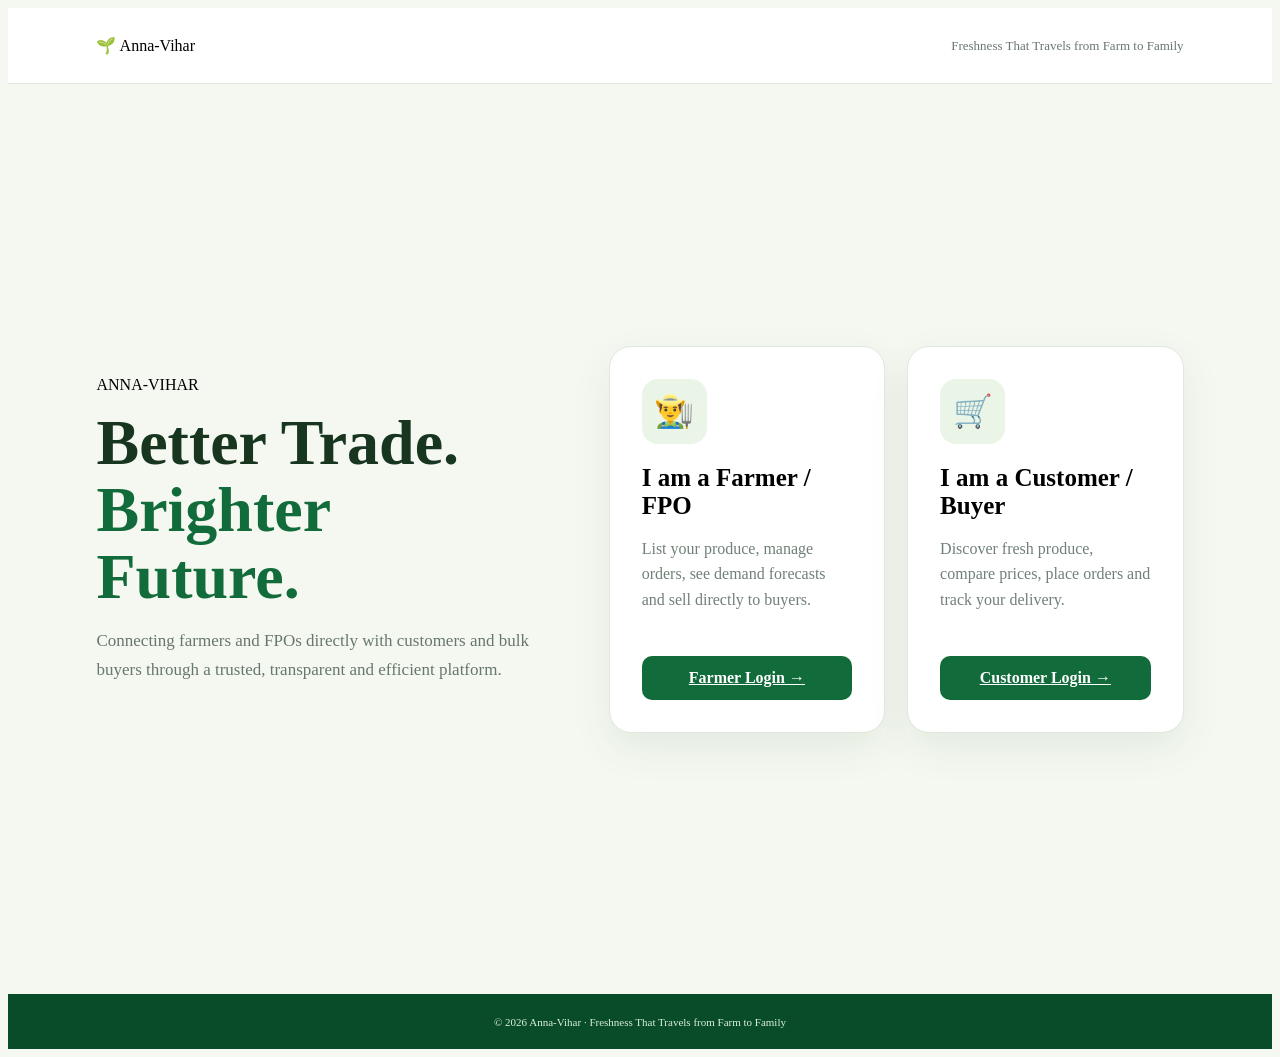
<file: frontend1/index.html>
<!DOCTYPE html>
<html lang="en">
<head>
    <meta charset="UTF-8">
    <meta name="viewport" content="width=device-width, initial-scale=1.0">

    <title>Anna-Vihar</title>

    <link rel="stylesheet" href="style.css">
</head>

<body class="landing-page">

    <header class="landing-header">

        <div class="brand">
            🌱 Anna-Vihar
        </div>

        <div class="header-text">
            Freshness That Travels from Farm to Family
        </div>

    </header>


    <main class="landing-container">

        <div class="landing-content">

            <span class="eyebrow">
                ANNA-VIHAR
            </span>

            <h1>
                Better Trade.<br>
                <span>Brighter Future.</span>
            </h1>

            <p>
                Connecting farmers and FPOs directly with
                customers and bulk buyers through a trusted,
                transparent and efficient platform.
            </p>

        </div>


        <div class="login-choice">

            <!-- FARMER -->

            <div class="choice-card farmer-card">

                <div class="choice-icon">
                    👨‍🌾
                </div>

                <h2>
                    I am a Farmer / FPO
                </h2>

                <p>
                    List your produce, manage orders,
                    see demand forecasts and sell directly
                    to buyers.
                </p>

                <a
                    href="farmer-login.html"
                    class="choice-btn"
                >
                    Farmer Login →
                </a>

            </div>


            <!-- CUSTOMER -->

            <div class="choice-card customer-card">

                <div class="choice-icon">
                    🛒
                </div>

                <h2>
                    I am a Customer / Buyer
                </h2>

                <p>
                    Discover fresh produce, compare prices,
                    place orders and track your delivery.
                </p>

                <a
                    href="customer-login.html"
                    class="choice-btn"
                >
                    Customer Login →
                </a>

            </div>

        </div>

    </main>


    <footer class="landing-footer">
        © 2026 Anna-Vihar · Freshness That Travels from Farm to Family
    </footer>


</body>
</html>
</file>
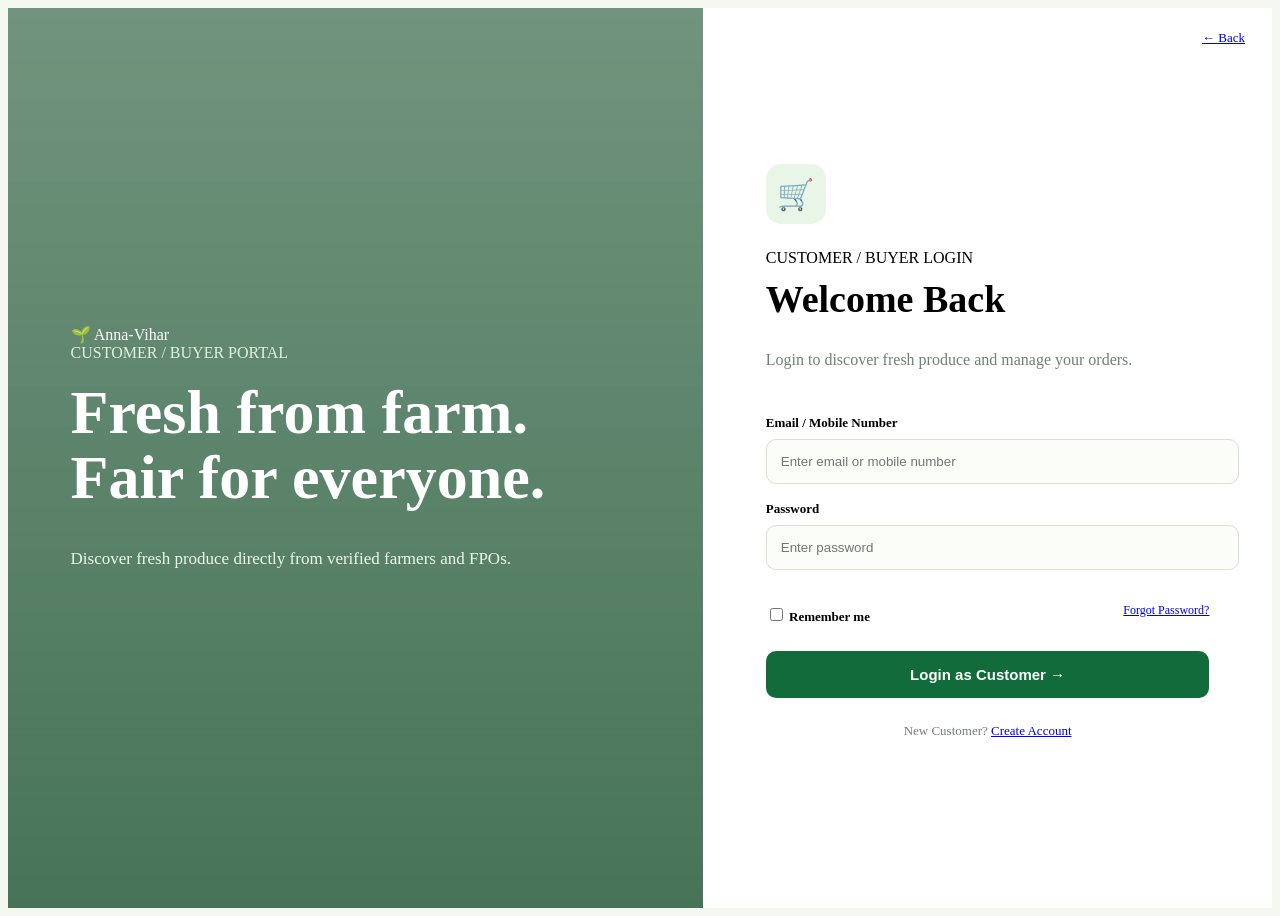
<file: frontend1/customer-login.html>
<!DOCTYPE html>
<html lang="en">

<head>

    <meta charset="UTF-8">

    <meta
        name="viewport"
        content="width=device-width, initial-scale=1.0"
    >

    <title>Anna-Vihar | Customer Login</title>

    <link rel="stylesheet" href="style.css">

</head>


<body class="login-page customer-login">


<div class="login-container">


    <!-- LEFT -->

    <div class="login-image customer-image">

        <div class="image-overlay">

            <div class="brand brand-white">
                🌱 Anna-Vihar
            </div>

            <span class="eyebrow white">
                CUSTOMER / BUYER PORTAL
            </span>

            <h1>
                Fresh from farm.<br>
                Fair for everyone.
            </h1>

            <p>
                Discover fresh produce directly
                from verified farmers and FPOs.
            </p>

        </div>

    </div>


    <!-- LOGIN -->

    <div class="login-box">

        <a
            href="index.html"
            class="back-link"
        >
            ← Back
        </a>


        <div class="login-logo">
            🛒
        </div>


        <span class="eyebrow">
            CUSTOMER / BUYER LOGIN
        </span>

        <h2>
            Welcome Back
        </h2>

        <p class="login-subtitle">
            Login to discover fresh produce and manage your orders.
        </p>


        <form
            id="customerLoginForm"
        >

            <label>
                Email / Mobile Number
            </label>

            <input
                type="text"
                id="customerEmail"
                placeholder="Enter email or mobile number"
                required
            >


            <label>
                Password
            </label>

            <input
                type="password"
                id="customerPassword"
                placeholder="Enter password"
                required
            >


            <div class="login-options">

                <label class="remember">
                    <input type="checkbox">
                    Remember me
                </label>

                <a href="#">
                    Forgot Password?
                </a>

            </div>


            <button
                type="submit"
                class="login-btn"
            >
                Login as Customer
                →
            </button>

        </form>


        <p class="register-text">

            New Customer?

            <a href="#">
                Create Account
            </a>

        </p>


    </div>

</div>


<script src="script.js"></script>

</body>
</html>
</file>
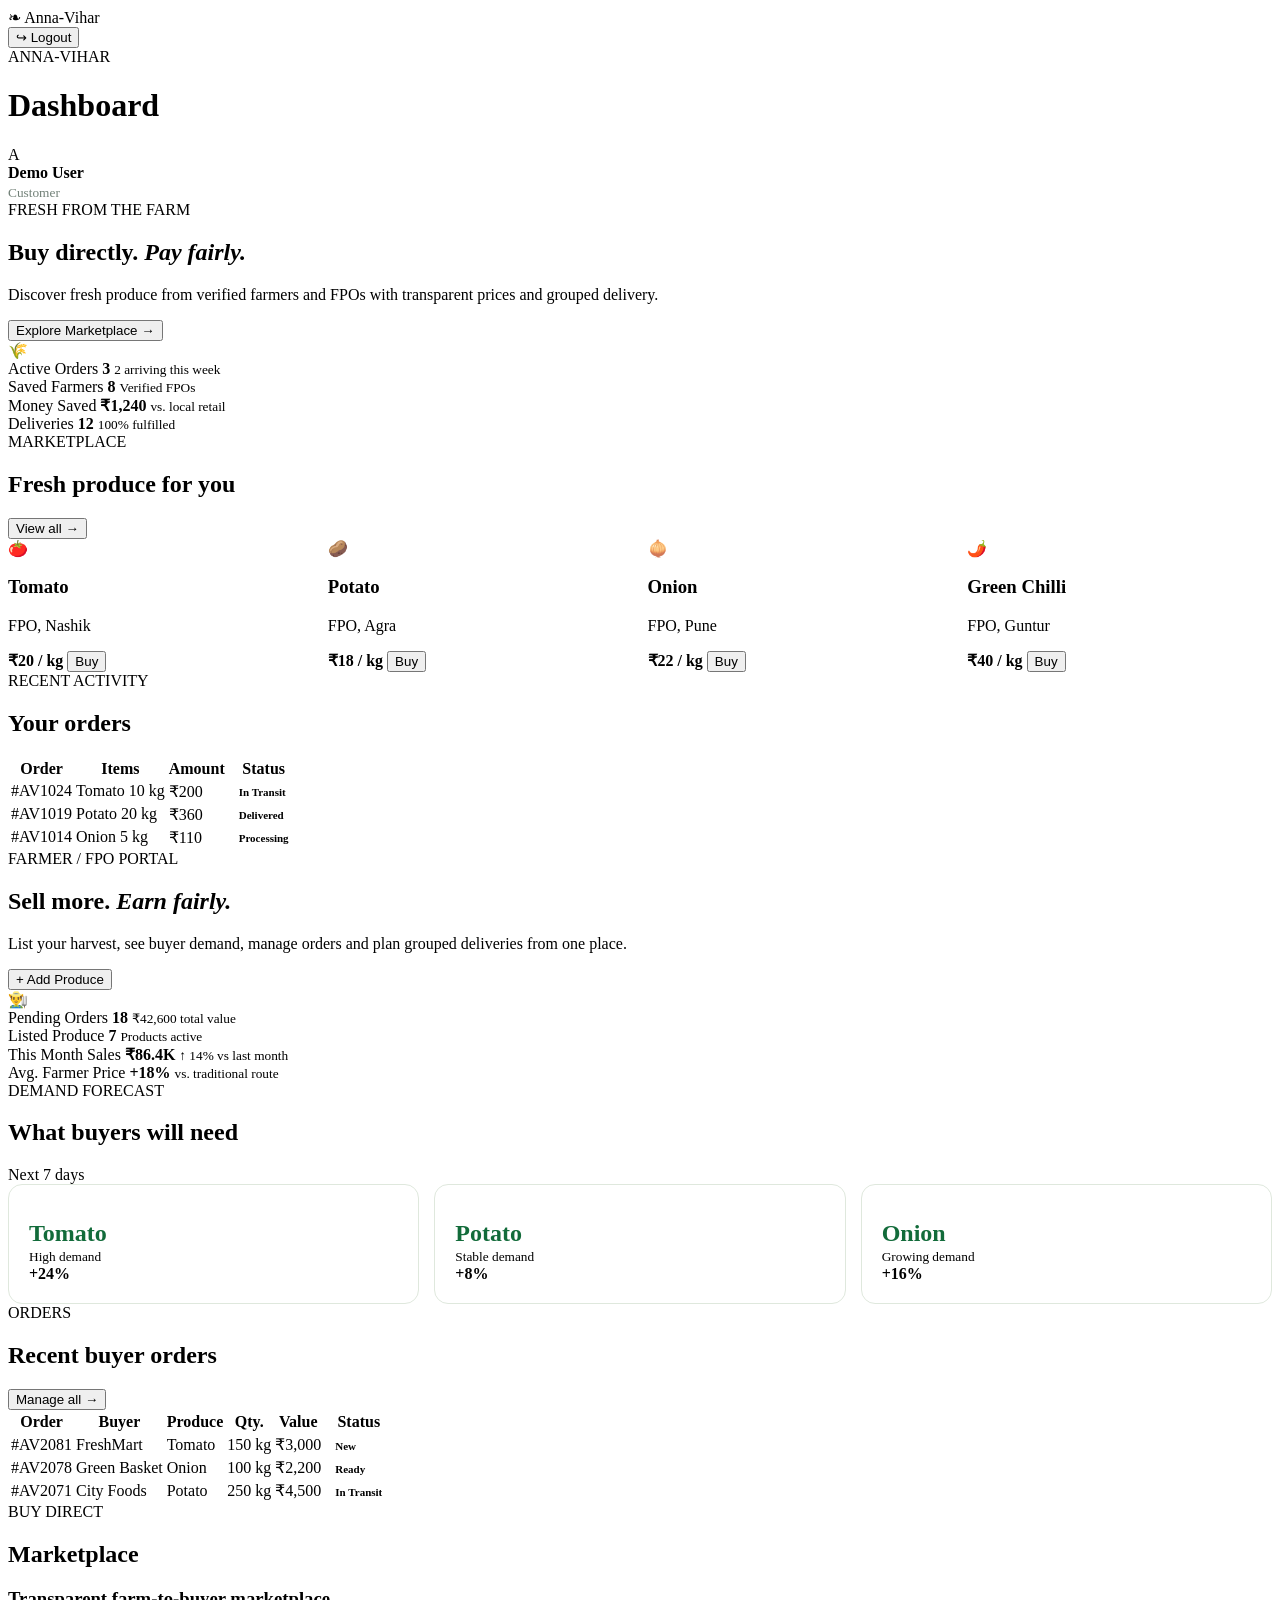
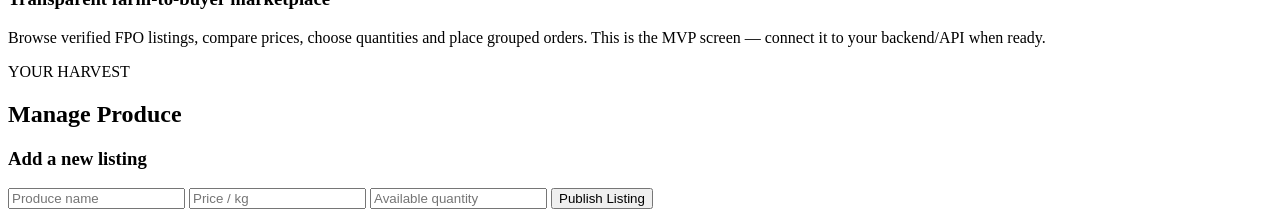
<file: frontend1/dashboard.html>
<!DOCTYPE html>
<html lang="en">

<head>

    <meta charset="UTF-8">

    <meta
        name="viewport"
        content="width=device-width, initial-scale=1.0"
    >

    <title>
        Anna-Vihar | Dashboard
    </title>

    <link rel="preconnect" href="https://fonts.googleapis.com">

    <link
        rel="preconnect"
        href="https://fonts.gstatic.com"
        crossorigin
    >

    <link
        href="https://fonts.googleapis.com/css2?family=DM+Sans:wght@400;500;600;700&family=Playfair+Display:wght@600;700&display=swap"
        rel="stylesheet"
    >

    <link rel="stylesheet" href="style.css">

</head>


<body class="dashboard-page">

<div class="app">


    <!-- SIDEBAR -->

    <aside class="sidebar">

        <div class="brand">

            <span class="leaf">
                ❧
            </span>

            Anna-Vihar

        </div>


        <div
            class="role-chip"
            id="roleChip"
        >
        </div>


        <nav id="sideNav">
        </nav>


        <button
            id="logoutBtn"
            class="logout"
        >
            ↪ Logout
        </button>

    </aside>


    <!-- MAIN CONTENT -->

    <main class="main">


        <!-- TOP BAR -->

        <header class="topbar">

            <div>

                <span class="eyebrow">
                    ANNA-VIHAR
                </span>

                <h1 id="welcomeTitle">
                    Dashboard
                </h1>

            </div>


            <div class="profile">

                <div
                    class="avatar"
                    id="avatar"
                >
                    A
                </div>

                <div>

                    <strong id="profileName">
                        Demo User
                    </strong>

                    <small id="profileRole">
                        Customer
                    </small>

                </div>

            </div>

        </header>



        <!-- ================================= -->
        <!-- CUSTOMER DASHBOARD -->
        <!-- ================================= -->

        <section
            id="customerDashboard"
            class="dashboard-content hidden"
        >

            <!-- HERO -->

            <div class="hero-banner">

                <div>

                    <span class="eyebrow">
                        FRESH FROM THE FARM
                    </span>

                    <h2>
                        Buy directly.
                        <em>Pay fairly.</em>
                    </h2>

                    <p>
                        Discover fresh produce from verified
                        farmers and FPOs with transparent prices
                        and grouped delivery.
                    </p>

                    <button
                        class="primary-btn small"
                        onclick="showSection('marketplace')"
                    >
                        Explore Marketplace →
                    </button>

                </div>

                <div class="hero-icon">
                    🌾
                </div>

            </div>



            <!-- CUSTOMER STATS -->

            <div class="stats-grid">

                <div class="stat-card">

                    <span>
                        Active Orders
                    </span>

                    <strong>
                        3
                    </strong>

                    <small>
                        2 arriving this week
                    </small>

                </div>


                <div class="stat-card">

                    <span>
                        Saved Farmers
                    </span>

                    <strong>
                        8
                    </strong>

                    <small>
                        Verified FPOs
                    </small>

                </div>


                <div class="stat-card">

                    <span>
                        Money Saved
                    </span>

                    <strong>
                        ₹1,240
                    </strong>

                    <small>
                        vs. local retail
                    </small>

                </div>


                <div class="stat-card">

                    <span>
                        Deliveries
                    </span>

                    <strong>
                        12
                    </strong>

                    <small>
                        100% fulfilled
                    </small>

                </div>

            </div>



            <!-- MARKETPLACE -->

            <div class="section-head">

                <div>

                    <span class="eyebrow">
                        MARKETPLACE
                    </span>

                    <h2>
                        Fresh produce for you
                    </h2>

                </div>

                <button
                    class="text-btn"
                    onclick="showSection('marketplace')"
                >
                    View all →
                </button>

            </div>


            <div class="product-grid">


                <!-- TOMATO -->

                <article class="product-card">

                    <div class="product-image tomato">
                        🍅
                    </div>

                    <h3>
                        Tomato
                    </h3>

                    <p>
                        FPO, Nashik
                    </p>

                    <div>

                        <strong>
                            ₹20 / kg
                        </strong>

                        <button
                            onclick="addToCart('Tomato')"
                        >
                            Buy
                        </button>

                    </div>

                </article>


                <!-- POTATO -->

                <article class="product-card">

                    <div class="product-image potato">
                        🥔
                    </div>

                    <h3>
                        Potato
                    </h3>

                    <p>
                        FPO, Agra
                    </p>

                    <div>

                        <strong>
                            ₹18 / kg
                        </strong>

                        <button
                            onclick="addToCart('Potato')"
                        >
                            Buy
                        </button>

                    </div>

                </article>


                <!-- ONION -->

                <article class="product-card">

                    <div class="product-image onion">
                        🧅
                    </div>

                    <h3>
                        Onion
                    </h3>

                    <p>
                        FPO, Pune
                    </p>

                    <div>

                        <strong>
                            ₹22 / kg
                        </strong>

                        <button
                            onclick="addToCart('Onion')"
                        >
                            Buy
                        </button>

                    </div>

                </article>


                <!-- CHILLI -->

                <article class="product-card">

                    <div class="product-image chilli">
                        🌶️
                    </div>

                    <h3>
                        Green Chilli
                    </h3>

                    <p>
                        FPO, Guntur
                    </p>

                    <div>

                        <strong>
                            ₹40 / kg
                        </strong>

                        <button
                            onclick="addToCart('Green Chilli')"
                        >
                            Buy
                        </button>

                    </div>

                </article>

            </div>



            <!-- CUSTOMER ORDERS -->

            <div class="section-head">

                <div>

                    <span class="eyebrow">
                        RECENT ACTIVITY
                    </span>

                    <h2>
                        Your orders
                    </h2>

                </div>

            </div>


            <div class="table-card">

                <table>

                    <thead>

                        <tr>
                            <th>Order</th>
                            <th>Items</th>
                            <th>Amount</th>
                            <th>Status</th>
                        </tr>

                    </thead>


                    <tbody>

                        <tr>

                            <td>
                                #AV1024
                            </td>

                            <td>
                                Tomato 10 kg
                            </td>

                            <td>
                                ₹200
                            </td>

                            <td>
                                <span class="status green">
                                    In Transit
                                </span>
                            </td>

                        </tr>


                        <tr>

                            <td>
                                #AV1019
                            </td>

                            <td>
                                Potato 20 kg
                            </td>

                            <td>
                                ₹360
                            </td>

                            <td>
                                <span class="status blue">
                                    Delivered
                                </span>
                            </td>

                        </tr>


                        <tr>

                            <td>
                                #AV1014
                            </td>

                            <td>
                                Onion 5 kg
                            </td>

                            <td>
                                ₹110
                            </td>

                            <td>
                                <span class="status orange">
                                    Processing
                                </span>
                            </td>

                        </tr>

                    </tbody>

                </table>

            </div>

        </section>



        <!-- ================================= -->
        <!-- FARMER DASHBOARD -->
        <!-- ================================= -->

        <section
            id="farmerDashboard"
            class="dashboard-content hidden"
        >

            <!-- HERO -->

            <div class="hero-banner farmer-banner">

                <div>

                    <span class="eyebrow">
                        FARMER / FPO PORTAL
                    </span>

                    <h2>
                        Sell more.
                        <em>Earn fairly.</em>
                    </h2>

                    <p>
                        List your harvest, see buyer demand,
                        manage orders and plan grouped deliveries
                        from one place.
                    </p>

                    <button
                        class="primary-btn small"
                        onclick="showSection('products')"
                    >
                        + Add Produce
                    </button>

                </div>

                <div class="hero-icon">
                    👨‍🌾
                </div>

            </div>



            <!-- FARMER STATS -->

            <div class="stats-grid">

                <div class="stat-card">

                    <span>
                        Pending Orders
                    </span>

                    <strong>
                        18
                    </strong>

                    <small>
                        ₹42,600 total value
                    </small>

                </div>


                <div class="stat-card">

                    <span>
                        Listed Produce
                    </span>

                    <strong>
                        7
                    </strong>

                    <small>
                        Products active
                    </small>

                </div>


                <div class="stat-card">

                    <span>
                        This Month Sales
                    </span>

                    <strong>
                        ₹86.4K
                    </strong>

                    <small>
                        ↑ 14% vs last month
                    </small>

                </div>


                <div class="stat-card">

                    <span>
                        Avg. Farmer Price
                    </span>

                    <strong>
                        +18%
                    </strong>

                    <small>
                        vs. traditional route
                    </small>

                </div>

            </div>



            <!-- DEMAND FORECAST -->

            <div class="section-head">

                <div>

                    <span class="eyebrow">
                        DEMAND FORECAST
                    </span>

                    <h2>
                        What buyers will need
                    </h2>

                </div>

                <span class="forecast-pill">
                    Next 7 days
                </span>

            </div>


            <div class="forecast-grid">


                <div class="forecast-card">

                    <div>

                        <div>

                            <strong>
                                Tomato
                            </strong>

                            <small>
                                High demand
                            </small>

                        </div>

                    </div>

                    <b>
                        +24%
                    </b>

                    <div class="bar">
                        <i style="width:82%"></i>
                    </div>

                </div>


                <div class="forecast-card">

                    <div>

                        <div>

                            <strong>
                                Potato
                            </strong>

                            <small>
                                Stable demand
                            </small>

                        </div>

                    </div>

                    <b>
                        +8%
                    </b>

                    <div class="bar">
                        <i style="width:62%"></i>
                    </div>

                </div>


                <div class="forecast-card">

                    <div>

                        <div>

                            <strong>
                                Onion
                            </strong>

                            <small>
                                Growing demand
                            </small>

                        </div>

                    </div>

                    <b>
                        +16%
                    </b>

                    <div class="bar">
                        <i style="width:72%"></i>
                    </div>

                </div>

            </div>



            <!-- FARMER ORDERS -->

            <div class="section-head">

                <div>

                    <span class="eyebrow">
                        ORDERS
                    </span>

                    <h2>
                        Recent buyer orders
                    </h2>

                </div>

                <button class="text-btn">
                    Manage all →
                </button>

            </div>


            <div class="table-card">

                <table>

                    <thead>

                        <tr>
                            <th>Order</th>
                            <th>Buyer</th>
                            <th>Produce</th>
                            <th>Qty.</th>
                            <th>Value</th>
                            <th>Status</th>
                        </tr>

                    </thead>


                    <tbody>

                        <tr>

                            <td>
                                #AV2081
                            </td>

                            <td>
                                FreshMart
                            </td>

                            <td>
                                Tomato
                            </td>

                            <td>
                                150 kg
                            </td>

                            <td>
                                ₹3,000
                            </td>

                            <td>
                                <span class="status orange">
                                    New
                                </span>
                            </td>

                        </tr>


                        <tr>

                            <td>
                                #AV2078
                            </td>

                            <td>
                                Green Basket
                            </td>

                            <td>
                                Onion
                            </td>

                            <td>
                                100 kg
                            </td>

                            <td>
                                ₹2,200
                            </td>

                            <td>
                                <span class="status green">
                                    Ready
                                </span>
                            </td>

                        </tr>


                        <tr>

                            <td>
                                #AV2071
                            </td>

                            <td>
                                City Foods
                            </td>

                            <td>
                                Potato
                            </td>

                            <td>
                                250 kg
                            </td>

                            <td>
                                ₹4,500
                            </td>

                            <td>
                                <span class="status blue">
                                    In Transit
                                </span>
                            </td>

                        </tr>

                    </tbody>

                </table>

            </div>

        </section>



        <!-- ================================= -->
        <!-- MARKETPLACE EXTRA PAGE -->
        <!-- ================================= -->

        <section
            id="marketplace"
            class="extra-section hidden"
        >

            <div class="section-head">

                <div>

                    <span class="eyebrow">
                        BUY DIRECT
                    </span>

                    <h2>
                        Marketplace
                    </h2>

                </div>

            </div>


            <div class="info-panel">

                <h3>
                    Transparent farm-to-buyer marketplace
                </h3>

                <p>
                    Browse verified FPO listings, compare prices,
                    choose quantities and place grouped orders.
                    This is the MVP screen — connect it to your
                    backend/API when ready.
                </p>

            </div>

        </section>



        <!-- ================================= -->
        <!-- FARMER PRODUCTS PAGE -->
        <!-- ================================= -->

        <section
            id="products"
            class="extra-section hidden"
        >

            <div class="section-head">

                <div>

                    <span class="eyebrow">
                        YOUR HARVEST
                    </span>

                    <h2>
                        Manage Produce
                    </h2>

                </div>

            </div>


            <div class="info-panel">

                <h3>
                    Add a new listing
                </h3>


                <div class="form-grid">

                    <input
                        placeholder="Produce name"
                    >

                    <input
                        placeholder="Price / kg"
                    >

                    <input
                        placeholder="Available quantity"
                    >

                    <button
                        class="primary-btn"
                        onclick="alert('Demo listing saved!')"
                    >
                        Publish Listing
                    </button>

                </div>

            </div>

        </section>


    </main>

</div>


<script src="script.js"></script>

</body>
</html>
</file>
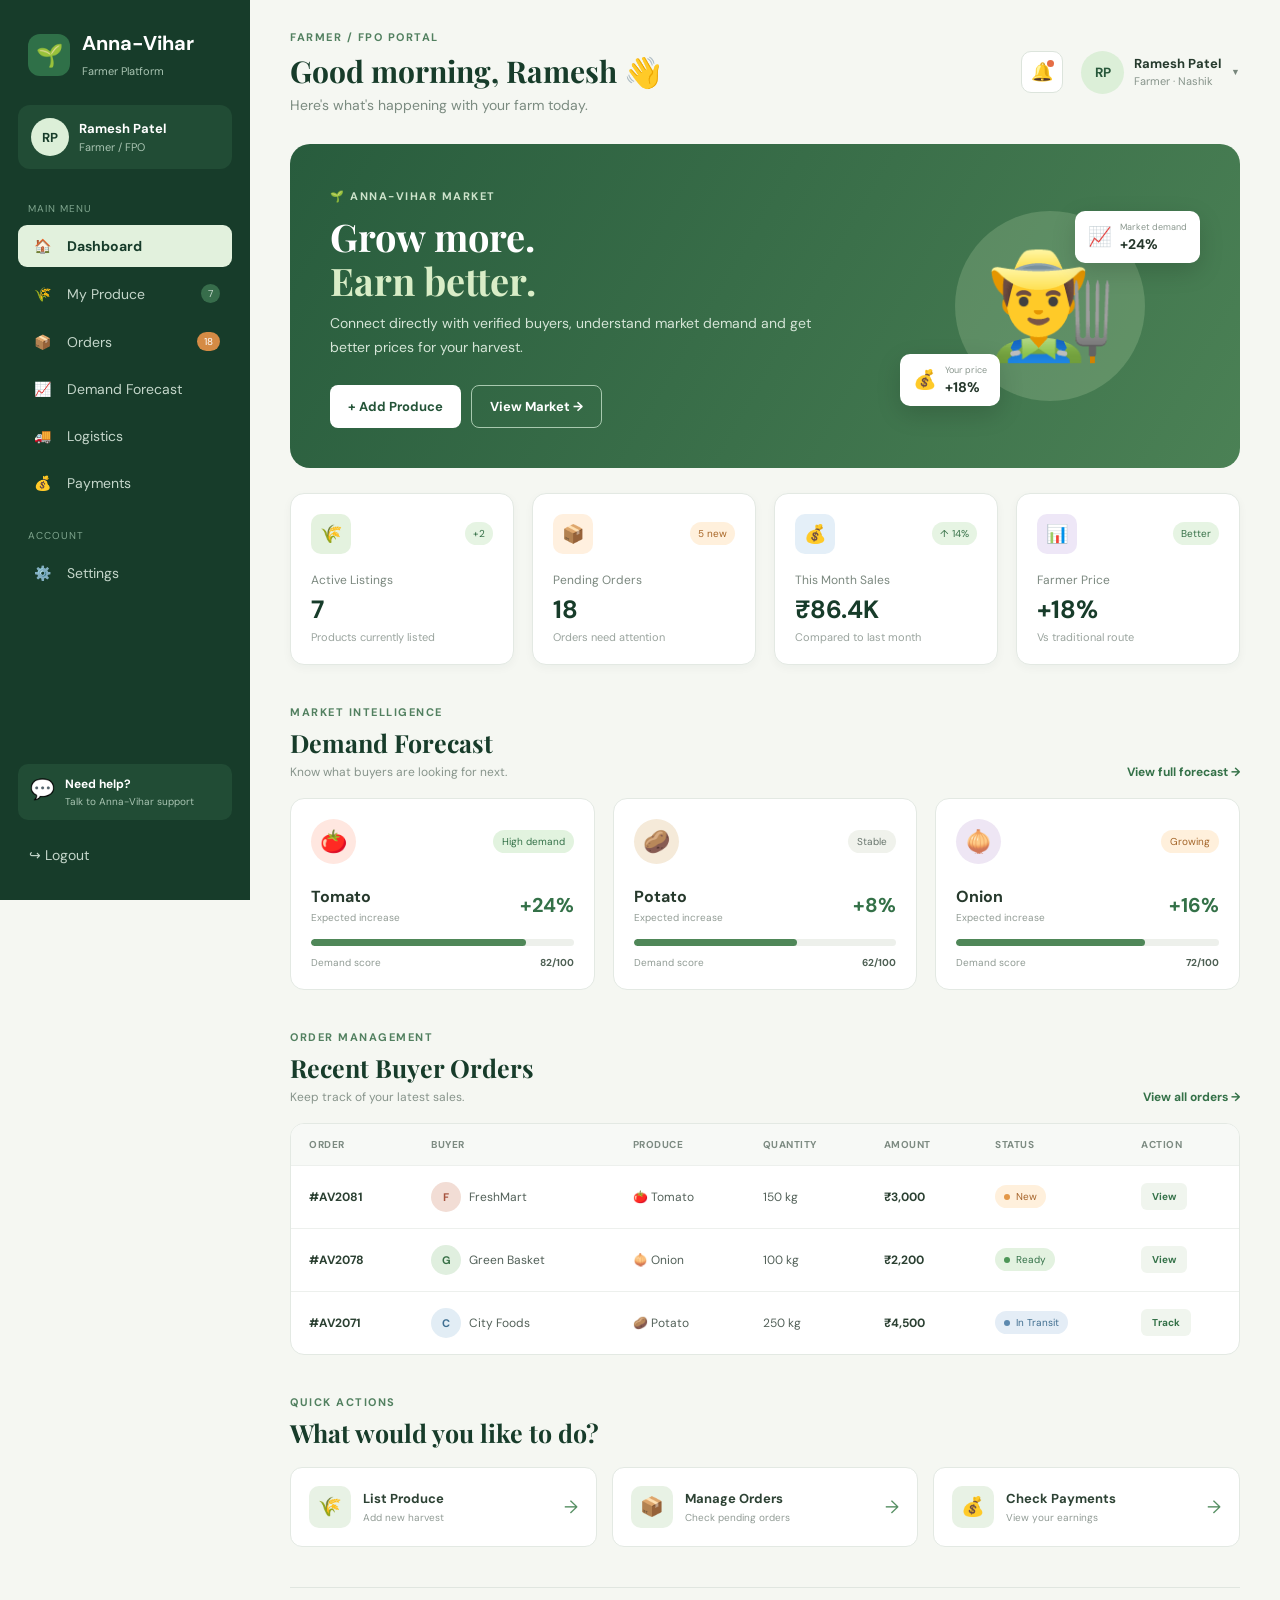
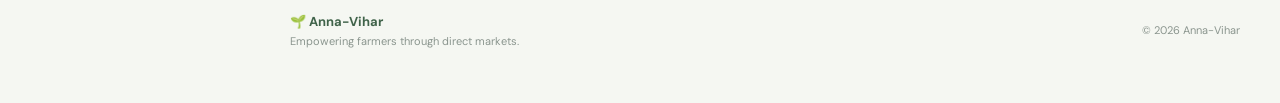
<file: frontend1/farmer-dashboard.html>
<!DOCTYPE html>
<html lang="en">

<head>
    <meta charset="UTF-8">

    <meta name="viewport" content="width=device-width, initial-scale=1.0">

    <meta
        name="description"
        content="Anna-Vihar Farmer and FPO Dashboard"
    >

    <title>Anna-Vihar | Farmer Dashboard</title>

    <!-- Google Font -->
    <link rel="preconnect" href="https://fonts.googleapis.com">
    <link rel="preconnect" href="https://fonts.gstatic.com" crossorigin>

    <link
        href="https://fonts.googleapis.com/css2?family=DM+Sans:wght@400;500;600;700&family=Playfair+Display:wght@600;700&display=swap"
        rel="stylesheet"
    >

    <!-- CSS -->
    <link rel="stylesheet" href="farmer-dashboard.css">
</head>


<body class="dashboard-page">


<div class="dashboard-layout">


    <!-- =========================================
         SIDEBAR
    ========================================== -->

    <aside class="sidebar">

        <!-- Logo -->
        <div class="sidebar-brand">

            <div class="brand-icon">
                🌱
            </div>

            <div>
                <h2>Anna-Vihar</h2>

                <span>
                    Farmer Platform
                </span>
            </div>

        </div>


        <!-- Farmer profile -->
        <div class="sidebar-profile">

            <div class="sidebar-avatar">
                RP
            </div>

            <div>

                <strong>
                    Ramesh Patel
                </strong>

                <span>
                    Farmer / FPO
                </span>

            </div>

        </div>


        <!-- Navigation -->
        <nav class="sidebar-nav">

            <p class="nav-heading">
                MAIN MENU
            </p>


            <a
                href="#dashboard"
                class="nav-link active"
                data-section="dashboard"
            >

                <span class="nav-icon">
                    🏠
                </span>

                <span>
                    Dashboard
                </span>

            </a>


            <a
                href="#produce"
                class="nav-link"
                data-section="produce"
            >

                <span class="nav-icon">
                    🌾
                </span>

                <span>
                    My Produce
                </span>

                <span class="nav-count">
                    7
                </span>

            </a>


            <a
                href="#orders"
                class="nav-link"
                data-section="orders"
            >

                <span class="nav-icon">
                    📦
                </span>

                <span>
                    Orders
                </span>

                <span class="nav-count alert">
                    18
                </span>

            </a>


            <a
                href="#forecast"
                class="nav-link"
                data-section="forecast"
            >

                <span class="nav-icon">
                    📈
                </span>

                <span>
                    Demand Forecast
                </span>

            </a>


            <a
                href="#logistics"
                class="nav-link"
                data-section="logistics"
            >

                <span class="nav-icon">
                    🚚
                </span>

                <span>
                    Logistics
                </span>

            </a>


            <a
                href="#payments"
                class="nav-link"
                data-section="payments"
            >

                <span class="nav-icon">
                    💰
                </span>

                <span>
                    Payments
                </span>

            </a>


            <p class="nav-heading nav-heading-bottom">
                ACCOUNT
            </p>


            <a
                href="#settings"
                class="nav-link"
            >

                <span class="nav-icon">
                    ⚙️
                </span>

                <span>
                    Settings
                </span>

            </a>

        </nav>


        <!-- Sidebar bottom -->
        <div class="sidebar-bottom">

            <div class="help-card">

                <div class="help-icon">
                    💬
                </div>

                <div>

                    <strong>
                        Need help?
                    </strong>

                    <span>
                        Talk to Anna-Vihar support
                    </span>

                </div>

            </div>


            <button
                type="button"
                class="logout-btn"
                onclick="logout()"
            >

                <span>
                    ↪
                </span>

                Logout

            </button>

        </div>

    </aside>



    <!-- =========================================
         MAIN CONTENT
    ========================================== -->

    <main class="dashboard-main">


        <!-- =====================================
             TOP HEADER
        ====================================== -->

        <header class="dashboard-header">

            <div class="header-left">

                <button
                    type="button"
                    class="mobile-menu-btn"
                    id="mobileMenuBtn"
                    aria-label="Open menu"
                >
                    ☰
                </button>


                <div>

                    <span class="eyebrow">
                        FARMER / FPO PORTAL
                    </span>

                    <h1>
                        Good morning, Ramesh 👋
                    </h1>

                    <p class="header-subtitle">
                        Here's what's happening with your farm today.
                    </p>

                </div>

            </div>


            <div class="header-right">


                <!-- Notification -->
                <button
                    type="button"
                    class="notification-btn"
                    id="notificationBtn"
                    aria-label="Notifications"
                >

                    🔔

                    <span class="notification-dot"></span>

                </button>


                <!-- Profile -->
                <button
                    type="button"
                    class="profile"
                    id="profileBtn"
                >

                    <div class="profile-avatar">
                        RP
                    </div>

                    <div class="profile-info">

                        <strong>
                            Ramesh Patel
                        </strong>

                        <small>
                            Farmer · Nashik
                        </small>

                    </div>

                    <span class="profile-arrow">
                        ▼
                    </span>

                </button>

            </div>

        </header>



        <!-- =====================================
             WELCOME BANNER
        ====================================== -->

        <section class="welcome-banner">

            <div class="welcome-content">

                <span class="welcome-label">
                    🌱 ANNA-VIHAR MARKET
                </span>

                <h2>
                    Grow more.
                    <br>
                    <em>Earn better.</em>
                </h2>

                <p>
                    Connect directly with verified buyers,
                    understand market demand and get better
                    prices for your harvest.
                </p>


                <div class="welcome-actions">

                    <button
                        type="button"
                        class="primary-btn"
                        id="addProduceBtn"
                    >
                        <span>+</span>
                        Add Produce
                    </button>


                    <button
                        type="button"
                        class="secondary-btn"
                        id="marketBtn"
                    >
                        View Market
                        <span>→</span>
                    </button>

                </div>

            </div>


            <div class="welcome-visual">

                <div class="sun-circle"></div>

                <div class="farmer-illustration">
                    👨‍🌾
                </div>

                <div class="floating-card demand-floating">

                    <div class="floating-icon">
                        📈
                    </div>

                    <div>

                        <small>
                            Market demand
                        </small>

                        <strong>
                            +24%
                        </strong>

                    </div>

                </div>


                <div class="floating-card price-floating">

                    <div class="floating-icon">
                        💰
                    </div>

                    <div>

                        <small>
                            Your price
                        </small>

                        <strong>
                            +18%
                        </strong>

                    </div>

                </div>

            </div>

        </section>



        <!-- =====================================
             STATISTICS
        ====================================== -->

        <section class="dashboard-stats">


            <article class="stat-card">

                <div class="stat-top">

                    <div class="stat-icon green">
                        🌾
                    </div>

                    <span class="stat-trend positive">
                        +2
                    </span>

                </div>

                <span class="stat-label">
                    Active Listings
                </span>

                <strong class="stat-value">
                    7
                </strong>

                <p>
                    Products currently listed
                </p>

            </article>


            <article class="stat-card">

                <div class="stat-top">

                    <div class="stat-icon orange">
                        📦
                    </div>

                    <span class="stat-trend warning">
                        5 new
                    </span>

                </div>

                <span class="stat-label">
                    Pending Orders
                </span>

                <strong class="stat-value">
                    18
                </strong>

                <p>
                    Orders need attention
                </p>

            </article>


            <article class="stat-card">

                <div class="stat-top">

                    <div class="stat-icon blue">
                        💰
                    </div>

                    <span class="stat-trend positive">
                        ↑ 14%
                    </span>

                </div>

                <span class="stat-label">
                    This Month Sales
                </span>

                <strong class="stat-value">
                    ₹86.4K
                </strong>

                <p>
                    Compared to last month
                </p>

            </article>


            <article class="stat-card">

                <div class="stat-top">

                    <div class="stat-icon purple">
                        📊
                    </div>

                    <span class="stat-trend positive">
                        Better
                    </span>

                </div>

                <span class="stat-label">
                    Farmer Price
                </span>

                <strong class="stat-value">
                    +18%
                </strong>

                <p>
                    Vs traditional route
                </p>

            </article>


        </section>



        <!-- =====================================
             DEMAND FORECAST
        ====================================== -->

        <section
            class="dashboard-section"
            id="forecast"
        >

            <div class="section-title">

                <div>

                    <span class="eyebrow">
                        MARKET INTELLIGENCE
                    </span>

                    <h2>
                        Demand Forecast
                    </h2>

                    <p>
                        Know what buyers are looking for next.
                    </p>

                </div>

                <button
                    type="button"
                    class="view-link"
                    id="forecastBtn"
                >
                    View full forecast →
                </button>

            </div>


            <div class="forecast-grid">


                <!-- Tomato -->
                <article class="forecast-card high-demand">

                    <div class="forecast-header">

                        <div class="produce-icon tomato">
                            🍅
                        </div>

                        <span class="demand-badge high">
                            High demand
                        </span>

                    </div>


                    <div class="forecast-info">

                        <div>

                            <h3>
                                Tomato
                            </h3>

                            <p>
                                Expected increase
                            </p>

                        </div>

                        <strong>
                            +24%
                        </strong>

                    </div>


                    <div class="progress">

                        <div
                            class="progress-bar"
                            style="width: 82%"
                        ></div>

                    </div>


                    <div class="forecast-footer">

                        <span>
                            Demand score
                        </span>

                        <strong>
                            82/100
                        </strong>

                    </div>

                </article>



                <!-- Potato -->
                <article class="forecast-card">

                    <div class="forecast-header">

                        <div class="produce-icon potato">
                            🥔
                        </div>

                        <span class="demand-badge stable">
                            Stable
                        </span>

                    </div>


                    <div class="forecast-info">

                        <div>

                            <h3>
                                Potato
                            </h3>

                            <p>
                                Expected increase
                            </p>

                        </div>

                        <strong>
                            +8%
                        </strong>

                    </div>


                    <div class="progress">

                        <div
                            class="progress-bar"
                            style="width: 62%"
                        ></div>

                    </div>


                    <div class="forecast-footer">

                        <span>
                            Demand score
                        </span>

                        <strong>
                            62/100
                        </strong>

                    </div>

                </article>



                <!-- Onion -->
                <article class="forecast-card">

                    <div class="forecast-header">

                        <div class="produce-icon onion">
                            🧅
                        </div>

                        <span class="demand-badge growing">
                            Growing
                        </span>

                    </div>


                    <div class="forecast-info">

                        <div>

                            <h3>
                                Onion
                            </h3>

                            <p>
                                Expected increase
                            </p>

                        </div>

                        <strong>
                            +16%
                        </strong>

                    </div>


                    <div class="progress">

                        <div
                            class="progress-bar"
                            style="width: 72%"
                        ></div>

                    </div>


                    <div class="forecast-footer">

                        <span>
                            Demand score
                        </span>

                        <strong>
                            72/100
                        </strong>

                    </div>

                </article>


            </div>

        </section>



        <!-- =====================================
             ORDERS
        ====================================== -->

        <section
            class="dashboard-section"
            id="orders"
        >

            <div class="section-title">

                <div>

                    <span class="eyebrow">
                        ORDER MANAGEMENT
                    </span>

                    <h2>
                        Recent Buyer Orders
                    </h2>

                    <p>
                        Keep track of your latest sales.
                    </p>

                </div>


                <button
                    type="button"
                    class="view-link"
                    id="viewOrdersBtn"
                >
                    View all orders →
                </button>

            </div>


            <div class="orders-card">

                <div class="orders-table-wrapper">

                    <table>

                        <thead>

                            <tr>

                                <th>
                                    ORDER
                                </th>

                                <th>
                                    BUYER
                                </th>

                                <th>
                                    PRODUCE
                                </th>

                                <th>
                                    QUANTITY
                                </th>

                                <th>
                                    AMOUNT
                                </th>

                                <th>
                                    STATUS
                                </th>

                                <th>
                                    ACTION
                                </th>

                            </tr>

                        </thead>


                        <tbody>


                            <!-- Order 1 -->

                            <tr>

                                <td>
                                    <strong>
                                        #AV2081
                                    </strong>
                                </td>

                                <td>

                                    <div class="buyer">

                                        <div class="buyer-avatar">
                                            F
                                        </div>

                                        <span>
                                            FreshMart
                                        </span>

                                    </div>

                                </td>

                                <td>
                                    🍅 Tomato
                                </td>

                                <td>
                                    150 kg
                                </td>

                                <td>
                                    <strong>
                                        ₹3,000
                                    </strong>
                                </td>

                                <td>

                                    <span class="status new">
                                        <i></i>
                                        New
                                    </span>

                                </td>

                                <td>

                                    <button
                                        type="button"
                                        class="table-action"
                                    >
                                        View
                                    </button>

                                </td>

                            </tr>



                            <!-- Order 2 -->

                            <tr>

                                <td>
                                    <strong>
                                        #AV2078
                                    </strong>
                                </td>

                                <td>

                                    <div class="buyer">

                                        <div class="buyer-avatar green">
                                            G
                                        </div>

                                        <span>
                                            Green Basket
                                        </span>

                                    </div>

                                </td>

                                <td>
                                    🧅 Onion
                                </td>

                                <td>
                                    100 kg
                                </td>

                                <td>
                                    <strong>
                                        ₹2,200
                                    </strong>
                                </td>

                                <td>

                                    <span class="status ready">
                                        <i></i>
                                        Ready
                                    </span>

                                </td>

                                <td>

                                    <button
                                        type="button"
                                        class="table-action"
                                    >
                                        View
                                    </button>

                                </td>

                            </tr>



                            <!-- Order 3 -->

                            <tr>

                                <td>
                                    <strong>
                                        #AV2071
                                    </strong>
                                </td>

                                <td>

                                    <div class="buyer">

                                        <div class="buyer-avatar blue">
                                            C
                                        </div>

                                        <span>
                                            City Foods
                                        </span>

                                    </div>

                                </td>

                                <td>
                                    🥔 Potato
                                </td>

                                <td>
                                    250 kg
                                </td>

                                <td>
                                    <strong>
                                        ₹4,500
                                    </strong>
                                </td>

                                <td>

                                    <span class="status transit">
                                        <i></i>
                                        In Transit
                                    </span>

                                </td>

                                <td>

                                    <button
                                        type="button"
                                        class="table-action"
                                    >
                                        Track
                                    </button>

                                </td>

                            </tr>


                        </tbody>

                    </table>

                </div>

            </div>

        </section>



        <!-- =====================================
             QUICK ACTIONS
        ====================================== -->

        <section class="quick-section">

            <div class="section-title">

                <div>

                    <span class="eyebrow">
                        QUICK ACTIONS
                    </span>

                    <h2>
                        What would you like to do?
                    </h2>

                </div>

            </div>


            <div class="quick-grid">


                <button
                    type="button"
                    class="quick-card"
                    id="quickProduce"
                >

                    <span class="quick-icon">
                        🌾
                    </span>

                    <div>

                        <strong>
                            List Produce
                        </strong>

                        <span>
                            Add new harvest
                        </span>

                    </div>

                    <span class="quick-arrow">
                        →
                    </span>

                </button>


                <button
                    type="button"
                    class="quick-card"
                    id="quickOrders"
                >

                    <span class="quick-icon">
                        📦
                    </span>

                    <div>

                        <strong>
                            Manage Orders
                        </strong>

                        <span>
                            Check pending orders
                        </span>

                    </div>

                    <span class="quick-arrow">
                        →
                    </span>

                </button>


                <button
                    type="button"
                    class="quick-card"
                    id="quickPayments"
                >

                    <span class="quick-icon">
                        💰
                    </span>

                    <div>

                        <strong>
                            Check Payments
                        </strong>

                        <span>
                            View your earnings
                        </span>

                    </div>

                    <span class="quick-arrow">
                        →
                    </span>

                </button>


            </div>

        </section>



        <!-- =====================================
             FOOTER
        ====================================== -->

        <footer class="dashboard-footer">

            <div>

                <strong>
                    🌱 Anna-Vihar
                </strong>

                <span>
                    Empowering farmers through direct markets.
                </span>

            </div>

            <span>
                © 2026 Anna-Vihar
            </span>

        </footer>


    </main>

</div>



<!-- =========================================
     MOBILE OVERLAY
========================================== -->

<div
    class="sidebar-overlay"
    id="sidebarOverlay"
></div>



<!-- =========================================
     JAVASCRIPT
========================================== -->

<script src="farmer-dashboard.js"></script>

</body>

</html>
</file>
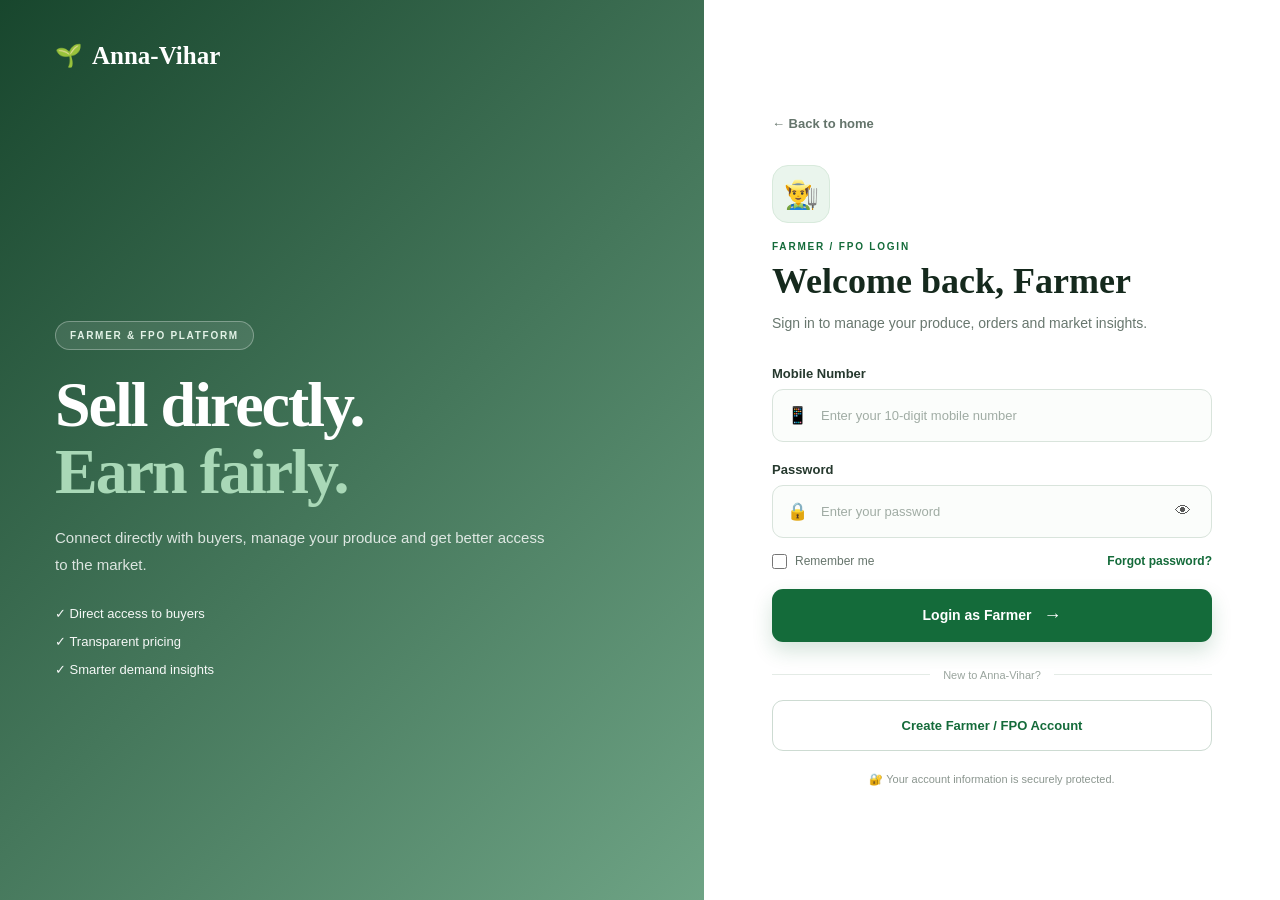
<file: frontend1/farmer-login.html>
<!DOCTYPE html>
<html lang="en">

<head>
    <meta charset="UTF-8">
    <meta name="viewport" content="width=device-width, initial-scale=1.0">

    <title>Farmer Login | Anna-Vihar</title>

    <link rel="stylesheet" href="farmer-login.css">
</head>

<body class="auth-page">

    <div class="auth-wrapper">

        <!-- LEFT SIDE -->
        <section class="auth-visual farmer-visual">

            <div class="visual-overlay">

                <div class="logo white-logo">
                    🌱 <span>Anna-Vihar</span>
                </div>

                <div class="visual-content">

                    <span class="small-label">
                        FARMER & FPO PLATFORM
                    </span>

                    <h1>
                        Sell directly.<br>
                        <span>Earn fairly.</span>
                    </h1>

                    <p>
                        Connect directly with buyers, manage your
                        produce and get better access to the market.
                    </p>

                    <div class="visual-points">

                        <div>
                            ✓ Direct access to buyers
                        </div>

                        <div>
                            ✓ Transparent pricing
                        </div>

                        <div>
                            ✓ Smarter demand insights
                        </div>

                    </div>

                </div>

            </div>

        </section>


        <!-- RIGHT SIDE -->
        <section class="auth-form-section">

            <div class="auth-form-container">

                <a href="index.html" class="back-link">
                    ← Back to home
                </a>


                <div class="auth-icon">
                    👨‍🌾
                </div>


                <span class="form-label">
                    FARMER / FPO LOGIN
                </span>


                <h2>
                    Welcome back, Farmer
                </h2>


                <p class="form-description">
                    Sign in to manage your produce, orders and
                    market insights.
                </p>


                <form id="farmerLoginForm">


                    <!-- MOBILE NUMBER -->

                    <div class="input-group">

                        <label for="farmerMobile">
                            Mobile Number
                        </label>

                        <div class="input-wrapper">

                            <span class="input-icon">
                                📱
                            </span>

                            <input
                                type="tel"
                                id="farmerMobile"
                                placeholder="Enter your 10-digit mobile number"
                                maxlength="10"
                                required
                            >

                        </div>

                    </div>


                    <!-- PASSWORD -->

                    <div class="input-group">

                        <label for="farmerPassword">
                            Password
                        </label>

                        <div class="input-wrapper">

                            <span class="input-icon">
                                🔒
                            </span>

                            <input
                                type="password"
                                id="farmerPassword"
                                placeholder="Enter your password"
                                required
                            >

                            <button
                                type="button"
                                class="password-toggle"
                                onclick="togglePassword('farmerPassword', this)"
                            >
                                👁
                            </button>

                        </div>

                    </div>


                    <!-- OPTIONS -->

                    <div class="form-options">

                        <label class="checkbox-label">

                            <input type="checkbox">

                            <span>
                                Remember me
                            </span>

                        </label>

                        <a href="#">
                            Forgot password?
                        </a>

                    </div>


                    <!-- LOGIN -->

                    <button
                        type="submit"
                        class="primary-btn"
                    >
                        Login as Farmer
                        <span>→</span>
                    </button>


                </form>


                <div class="divider">
                    <span>New to Anna-Vihar?</span>
                </div>


                <button class="secondary-btn">
                    Create Farmer / FPO Account
                </button>


                <p class="security-note">
                    🔐 Your account information is securely protected.
                </p>

            </div>

        </section>

    </div>


    <script src="farmer-login.js"></script>

</body>

</html>
</file>
<file: frontend1/style.css>
/* =========================================
   LANDING PAGE
========================================= */

.landing-page {
    min-height: 100vh;
    background: #f5f8f1;
}


.landing-header {
    height: 75px;
    padding: 0 7%;
    background: white;

    display: flex;
    align-items: center;
    justify-content: space-between;

    border-bottom: 1px solid #e2eadf;
}


.header-text {
    color: #68776d;
    font-size: 13px;
}


.landing-container {
    min-height: calc(100vh - 130px);

    padding: 70px 7%;

    display: grid;

    grid-template-columns:
        1fr 1.3fr;

    gap: 70px;

    align-items: center;
}


.landing-content h1 {

    font-family:
        "Playfair Display",
        serif;

    font-size: 64px;

    line-height: 1.05;

    margin: 15px 0;

    color: #17351f;
}


.landing-content h1 span {
    color: #126b3a;
}


.landing-content p {

    color: #68776d;

    font-size: 17px;

    line-height: 1.7;

    max-width: 520px;
}


.login-choice {

    display: grid;

    grid-template-columns:
        1fr 1fr;

    gap: 22px;
}


.choice-card {

    background: white;

    padding: 32px;

    border-radius: 22px;

    border: 1px solid #dfe8dd;

    box-shadow:
        0 15px 40px
        rgba(25,76,42,.08);

    transition: .25s;
}


.choice-card:hover {

    transform: translateY(-6px);

    box-shadow:
        0 25px 55px
        rgba(25,76,42,.14);
}


.choice-icon {

    width: 65px;
    height: 65px;

    display: grid;
    place-items: center;

    font-size: 32px;

    background: #eaf5e7;

    border-radius: 16px;

    margin-bottom: 20px;
}


.choice-card h2 {

    font-family:
        "Playfair Display",
        serif;

    font-size: 25px;

    margin: 0 0 10px;
}


.choice-card p {

    color: #718077;

    line-height: 1.6;

    min-height: 100px;
}


.choice-btn {

    display: block;

    text-align: center;

    padding: 13px;

    background: #126b3a;

    color: white;

    border-radius: 10px;

    font-weight: 700;

    margin-top: 20px;
}


.choice-btn:hover {
    background: #084c2a;
}


.landing-footer {

    height: 55px;

    display: grid;

    place-items: center;

    background: #084c2a;

    color: #dceee1;

    font-size: 11px;
}



/* =========================================
   LOGIN PAGES
========================================= */

.login-page {

    min-height: 100vh;

    background: #f5f8f1;
}


.login-container {

    min-height: 100vh;

    display: grid;

    grid-template-columns:
        1.1fr .9fr;
}


.login-image {

    position: relative;

    background-size: cover;

    background-position: center;
}


.farmer-image {

    background-image:

        linear-gradient(
            rgba(4,65,30,.55),
            rgba(4,65,30,.72)
        ),

        url(
            "https://images.unsplash.com/photo-1500595046743-cd271d694d30?auto=format&fit=crop&w=1400&q=85"
        );
}


.customer-image {

    background-image:

        linear-gradient(
            rgba(4,65,30,.55),
            rgba(4,65,30,.72)
        ),

        url(
            "https://images.unsplash.com/photo-1542838132-92c53300491e?auto=format&fit=crop&w=1400&q=85"
        );
}


.image-overlay {

    position: absolute;

    inset: 0;

    padding: 55px 9%;

    color: white;

    display: flex;

    flex-direction: column;

    justify-content: center;
}


.brand-white {
    color: white;
}


.white {
    color: #dff2df;
}


.image-overlay h1 {

    font-family:
        "Playfair Display",
        serif;

    font-size: 62px;

    line-height: 1.05;

    margin: 18px 0;
}


.image-overlay p {

    max-width: 500px;

    font-size: 17px;

    line-height: 1.7;

    color: #edf7ed;
}


.login-box {

    background: white;

    padding: 60px 11%;

    display: flex;

    flex-direction: column;

    justify-content: center;
}


.back-link {

    position: absolute;

    top: 30px;

    right: 35px;

    font-size: 13px;
}


.login-logo {

    width: 60px;
    height: 60px;

    display: grid;

    place-items: center;

    font-size: 30px;

    background: #e9f5e6;

    border-radius: 15px;

    margin-bottom: 25px;
}


.login-box h2 {

    font-family:
        "Playfair Display",
        serif;

    font-size: 38px;

    margin: 10px 0;
}


.login-subtitle {

    color: #718077;

    line-height: 1.6;

    margin-bottom: 25px;
}


.login-box form label {

    display: block;

    margin: 17px 0 8px;

    font-size: 13px;

    font-weight: 700;
}


.login-box input {

    width: 100%;

    padding: 14px;

    border:
        1px solid
        #d7e1d5;

    border-radius: 10px;

    outline: none;

    background: #fbfdf9;
}


.login-box input:focus {

    border-color: #126b3a;

    box-shadow:
        0 0 0 3px
        #e9f5e6;
}


.login-options {

    display: flex;

    justify-content: space-between;

    align-items: center;

    margin: 18px 0;

    font-size: 12px;
}


.remember {

    display: flex;

    gap: 6px;

    align-items: center;
}


.remember input {

    width: auto;
}


.login-btn {

    width: 100%;

    padding: 15px;

    border: none;

    border-radius: 10px;

    background: #126b3a;

    color: white;

    font-weight: 700;

    font-size: 15px;

    cursor: pointer;
}


.login-btn:hover {
    background: #084c2a;
}


.register-text {

    text-align: center;

    color: #718077;

    font-size: 13px;

    margin-top: 25px;
}



/* =========================================
   DASHBOARD
========================================= */

.dashboard-layout {

    display: flex;

    min-height: 100vh;

}


.dashboard-main {

    margin-left: 245px;

    width:
        calc(100% - 245px);

    padding: 35px 5%;
}


.dashboard-header {

    display: flex;

    justify-content: space-between;

    align-items: center;

    margin-bottom: 30px;
}


.dashboard-header h1 {

    font-family:
        "Playfair Display",
        serif;

    font-size: 34px;

    margin: 5px 0;
}


.user-type {

    background:
        rgba(255,255,255,.12);

    padding: 10px;

    border-radius: 8px;

    font-size: 12px;

    margin-bottom: 25px;
}


.dashboard-header .profile {

    display: flex;

    align-items: center;

    gap: 10px;
}


.profile-avatar {

    width: 45px;
    height: 45px;

    border-radius: 50%;

    background: #dcefd8;

    color: #126b3a;

    display: grid;

    place-items: center;

    font-weight: 800;
}


.profile small {

    display: block;

    color: #718077;

    margin-top: 3px;
}


.dashboard-stats {

    display: grid;

    grid-template-columns:
        repeat(4, 1fr);

    gap: 15px;

    margin-bottom: 25px;
}


.dashboard-stat {

    background: white;

    border: 1px solid #dfe8dd;

    border-radius: 14px;

    padding: 20px;
}


.dashboard-stat span {

    color: #718077;

    font-size: 12px;
}


.dashboard-stat strong {

    display: block;

    font-size: 27px;

    margin: 8px 0;
}


.dashboard-stat small {

    color: #5e8b68;
}


.farmer-hero {

    padding: 30px;

    border-radius: 18px;

    background:
        linear-gradient(
            110deg,
            #e3f2dc,
            #f8fbf1
        );

    border: 1px solid #d8e9d2;

    display: flex;

    justify-content: space-between;

    align-items: center;

    margin-bottom: 35px;
}


.farmer-hero h2 {

    font-family:
        "Playfair Display",
        serif;

    font-size: 32px;

    margin: 8px 0;
}


.farmer-hero h2 em {

    color: #126b3a;

    font-style: normal;
}


.farmer-hero p {

    color: #68776d;

    max-width: 600px;

    line-height: 1.6;
}


.big-icon {

    font-size: 90px;
}


.dashboard-btn {

    background: #126b3a;

    border: none;

    color: white;

    padding: 13px 20px;

    border-radius: 9px;

    font-weight: 700;
}


.section-title {

    display: flex;

    justify-content: space-between;

    align-items: end;

    margin: 30px 0 15px;
}


.section-title h2 {

    font-family:
        "Playfair Display",
        serif;

    margin: 5px 0;

    font-size: 25px;
}


.forecast {

    background: #e7f3e3;

    color: #126b3a;

    padding: 8px 13px;

    border-radius: 30px;

    font-size: 12px;

    font-weight: 700;
}


.forecast-grid {

    display: grid;

    grid-template-columns:
        repeat(3, 1fr);

    gap: 15px;
}


.forecast-card {

    background: white;

    padding: 20px;

    border:
        1px solid
        #dfe8dd;

    border-radius: 14px;
}


.forecast-card h3 {

    margin-top: 0;
}


.forecast-card strong {

    display: block;

    color: #126b3a;

    font-size: 24px;

    margin-top: 15px;
}


.forecast-card p {

    color: #718077;

    font-size: 13px;
}


.progress {

    height: 7px;

    background: #e6eee3;

    border-radius: 10px;

    overflow: hidden;
}


.progress div {

    height: 100%;

    background: #126b3a;
}


.orders-table {

    background: white;

    border:
        1px solid
        #dfe8dd;

    border-radius: 14px;

    overflow: auto;
}


.orders-table table {

    width: 100%;

    border-collapse: collapse;
}


.orders-table th,
.orders-table td {

    padding: 15px;

    text-align: left;

    border-bottom:
        1px solid
        #edf1eb;

    font-size: 13px;
}


.orders-table th {

    font-size: 11px;

    text-transform: uppercase;

    color: #718077;
}


.status {

    padding: 5px 10px;

    border-radius: 30px;

    font-size: 11px;

    font-weight: 700;
}


.status.new {

    background: #fff0d9;

    color: #9b681b;
}


.status.ready {

    background: #e4f4e1;

    color: #24733d;
}


.status.transit {

    background: #e6f0f7;

    color: #31657d;
}



/* CUSTOMER MARKETPLACE */

.product-grid {

    display: grid;

    grid-template-columns:
        repeat(4, 1fr);

    gap: 15px;
}


.market-product {

    background: white;

    padding: 10px;

    border:
        1px solid
        #dfe8dd;

    border-radius: 14px;
}


.market-image {

    height: 140px;

    display: grid;

    place-items: center;

    background: #edf6e9;

    border-radius: 10px;

    font-size: 60px;
}


.market-product h3 {

    margin:
        12px 5px
        3px;
}


.market-product p {

    margin:
        0 5px 12px;

    color: #718077;

    font-size: 12px;
}


.product-bottom {

    display: flex;

    justify-content: space-between;

    align-items: center;

    padding: 5px;
}


.product-bottom button {

    border: none;

    background: #126b3a;

    color: white;

    padding: 8px 12px;

    border-radius: 7px;

    font-size: 11px;

    font-weight: 700;
}
</file>
<file: frontend1/farmer-dashboard.css>
/* =========================================
   BASIC RESET
========================================= */

* {
    margin: 0;
    padding: 0;
    box-sizing: border-box;
}

body {
    font-family: "DM Sans", Arial, sans-serif;
    background-color: #f5f7f2;
    color: #24352a;
}

button,
a {
    font-family: inherit;
}

button {
    cursor: pointer;
}

a {
    text-decoration: none;
    color: inherit;
}


/* =========================================
   MAIN DASHBOARD LAYOUT
========================================= */

.dashboard-layout {
    display: flex;
    min-height: 100vh;
}


/* =========================================
   SIDEBAR
========================================= */

.sidebar {
    width: 250px;
    min-height: 100vh;
    background-color: #173c2a;
    color: white;
    padding: 25px 18px;

    display: flex;
    flex-direction: column;

    position: fixed;
    left: 0;
    top: 0;
    bottom: 0;
}


/* Logo */

.sidebar-brand {
    display: flex;
    align-items: center;
    gap: 12px;

    padding: 5px 10px 25px;
}

.brand-icon {
    width: 42px;
    height: 42px;

    background-color: #2f7048;
    border-radius: 12px;

    display: flex;
    align-items: center;
    justify-content: center;

    font-size: 22px;
}

.sidebar-brand h2 {
    font-size: 20px;
    margin-bottom: 3px;
}

.sidebar-brand span {
    font-size: 11px;
    color: #a9c4b2;
}


/* Sidebar Profile */

.sidebar-profile {
    background-color: #214c35;

    border-radius: 12px;

    padding: 13px;

    display: flex;
    align-items: center;
    gap: 10px;

    margin-bottom: 25px;
}

.sidebar-avatar {
    width: 38px;
    height: 38px;

    border-radius: 50%;

    background-color: #dcefd8;
    color: #173c2a;

    display: flex;
    align-items: center;
    justify-content: center;

    font-weight: bold;
    font-size: 13px;
}

.sidebar-profile strong {
    display: block;
    font-size: 13px;
}

.sidebar-profile span {
    display: block;

    font-size: 11px;
    color: #a9c4b2;

    margin-top: 3px;
}


/* Navigation */

.sidebar-nav {
    flex: 1;
}

.nav-heading {
    font-size: 10px;
    color: #7fa58e;

    margin: 8px 10px 10px;

    letter-spacing: 1px;
}

.nav-heading-bottom {
    margin-top: 25px;
}


.nav-link {
    display: flex;
    align-items: center;

    gap: 12px;

    padding: 12px;

    margin-bottom: 5px;

    border-radius: 9px;

    color: #c4d6ca;

    font-size: 14px;

    transition: 0.2s;
}

.nav-link:hover {
    background-color: #214c35;
    color: white;
}

.nav-link.active {
    background-color: #e2f1dd;
    color: #173c2a;
    font-weight: bold;
}

.nav-icon {
    width: 25px;
    text-align: center;
}

.nav-count {
    margin-left: auto;

    background-color: #376d4b;

    padding: 3px 7px;

    border-radius: 20px;

    font-size: 10px;
}

.nav-link.active .nav-count {
    background-color: #c7e4bd;
}

.nav-count.alert {
    background-color: #d58b45;
    color: white;
}


/* Sidebar bottom */

.sidebar-bottom {
    margin-top: auto;
}

.help-card {
    display: flex;
    gap: 10px;

    padding: 12px;

    background-color: #214c35;

    border-radius: 10px;

    margin-bottom: 15px;
}

.help-icon {
    font-size: 20px;
}

.help-card strong {
    display: block;
    font-size: 12px;
}

.help-card span {
    display: block;

    color: #a9c4b2;

    font-size: 10px;

    margin-top: 3px;
}


.logout-btn {
    width: 100%;

    border: 0;
    background-color: transparent;

    color: #c4d6ca;

    padding: 11px;

    border-radius: 8px;

    text-align: left;

    font-size: 14px;
}

.logout-btn:hover {
    background-color: #214c35;
    color: white;
}


/* =========================================
   MAIN AREA
========================================= */

.dashboard-main {
    width: calc(100% - 250px);

    margin-left: 250px;

    padding: 30px 40px;

    max-width: 1500px;
}


/* =========================================
   HEADER
========================================= */

.dashboard-header {
    display: flex;
    justify-content: space-between;
    align-items: center;

    margin-bottom: 30px;
}

.header-left {
    display: flex;
    align-items: center;
    gap: 15px;
}

.eyebrow {
    display: block;

    color: #528060;

    font-size: 11px;
    font-weight: bold;

    letter-spacing: 1.5px;

    margin-bottom: 7px;
}

.dashboard-header h1 {
    font-family: "Playfair Display", Georgia, serif;

    font-size: 30px;

    color: #173c2a;

    margin-bottom: 5px;
}

.header-subtitle {
    color: #7b8b80;
    font-size: 14px;
}


/* Header right */

.header-right {
    display: flex;
    align-items: center;
    gap: 18px;
}


/* Notification */

.notification-btn {
    position: relative;

    width: 42px;
    height: 42px;

    border: 1px solid #dce4dc;

    background-color: white;

    border-radius: 10px;

    font-size: 18px;
}

.notification-btn:hover {
    background-color: #f0f5ef;
}

.notification-dot {
    width: 7px;
    height: 7px;

    background-color: #e56d45;

    border-radius: 50%;

    position: absolute;
    top: 8px;
    right: 8px;
}


/* Profile */

.profile {
    display: flex;
    align-items: center;
    gap: 10px;

    background: transparent;

    border: 0;

    text-align: left;
}

.profile-avatar {
    width: 43px;
    height: 43px;

    border-radius: 50%;

    background-color: #dcefd8;

    color: #28583b;

    display: flex;
    align-items: center;
    justify-content: center;

    font-weight: bold;
}

.profile-info strong {
    display: block;

    color: #263a2d;

    font-size: 13px;
}

.profile-info small {
    color: #87948b;

    font-size: 11px;
}

.profile-arrow {
    font-size: 9px;
    color: #78877d;
}


/* Mobile menu button */

.mobile-menu-btn {
    display: none;

    border: 0;

    background-color: white;

    width: 40px;
    height: 40px;

    border-radius: 8px;

    font-size: 20px;
}


/* =========================================
   WELCOME BANNER
========================================= */

.welcome-banner {
    min-height: 280px;

    background: linear-gradient(
        120deg,
        #285c3d,
        #4b8155
    );

    border-radius: 20px;

    padding: 40px;

    color: white;

    display: flex;
    justify-content: space-between;
    align-items: center;

    overflow: hidden;

    margin-bottom: 25px;
}

.welcome-content {
    max-width: 580px;
}

.welcome-label {
    font-size: 11px;

    letter-spacing: 1.5px;

    color: #cde3cb;

    font-weight: bold;
}

.welcome-banner h2 {
    font-family: "Playfair Display", Georgia, serif;

    font-size: 38px;

    line-height: 1.15;

    margin: 10px 0;
}

.welcome-banner h2 em {
    color: #d9edc7;
    font-style: normal;
}

.welcome-banner p {
    max-width: 520px;

    color: #d5e5d7;

    font-size: 14px;

    line-height: 1.7;

    margin-bottom: 25px;
}


/* Hero buttons */

.welcome-actions {
    display: flex;
    gap: 10px;
}

.primary-btn,
.secondary-btn {
    border-radius: 8px;

    padding: 12px 18px;

    font-size: 13px;

    font-weight: bold;

    border: 0;
}

.primary-btn {
    background-color: white;
    color: #245438;
}

.primary-btn:hover {
    background-color: #eaf4e6;
}

.secondary-btn {
    background-color: transparent;

    color: white;

    border: 1px solid #a8c9af;
}

.secondary-btn:hover {
    background-color: rgba(255,255,255,0.1);
}


/* Hero visual */

.welcome-visual {
    width: 300px;
    height: 240px;

    position: relative;

    display: flex;
    align-items: center;
    justify-content: center;
}

.sun-circle {
    width: 190px;
    height: 190px;

    border-radius: 50%;

    background-color: rgba(220, 240, 200, 0.18);
}

.farmer-illustration {
    position: absolute;

    font-size: 105px;
}


/* Floating cards */

.floating-card {
    position: absolute;

    background-color: white;

    color: #25372b;

    padding: 10px 13px;

    border-radius: 10px;

    display: flex;
    align-items: center;

    gap: 8px;

    box-shadow: 0 8px 25px rgba(0,0,0,0.15);
}

.floating-card small {
    display: block;

    font-size: 9px;

    color: #8a978e;
}

.floating-card strong {
    display: block;

    font-size: 14px;

    margin-top: 2px;
}

.floating-icon {
    font-size: 19px;
}

.demand-floating {
    top: 25px;
    right: 0;
}

.price-floating {
    bottom: 20px;
    left: 0;
}


/* =========================================
   STATISTICS
========================================= */

.dashboard-stats {
    display: grid;

    grid-template-columns: repeat(4, 1fr);

    gap: 18px;

    margin-bottom: 40px;
}

.stat-card {
    background-color: white;

    border: 1px solid #e3e9e3;

    border-radius: 14px;

    padding: 20px;

    box-shadow: 0 3px 10px rgba(30, 60, 40, 0.04);
}

.stat-top {
    display: flex;
    justify-content: space-between;
    align-items: center;

    margin-bottom: 18px;
}

.stat-icon {
    width: 40px;
    height: 40px;

    border-radius: 10px;

    display: flex;
    align-items: center;
    justify-content: center;

    font-size: 18px;
}

.stat-icon.green {
    background-color: #e4f2df;
}

.stat-icon.orange {
    background-color: #fff0df;
}

.stat-icon.blue {
    background-color: #e4eff8;
}

.stat-icon.purple {
    background-color: #eee7f7;
}

.stat-trend {
    font-size: 10px;

    padding: 5px 8px;

    border-radius: 15px;
}

.stat-trend.positive {
    background-color: #e6f4e3;
    color: #367047;
}

.stat-trend.warning {
    background-color: #fff0dc;
    color: #a86626;
}

.stat-label {
    display: block;

    color: #7b887f;

    font-size: 12px;

    margin-bottom: 5px;
}

.stat-value {
    display: block;

    color: #173c2a;

    font-size: 25px;

    margin-bottom: 4px;
}

.stat-card p {
    color: #9aa49e;

    font-size: 11px;
}


/* =========================================
   SECTIONS
========================================= */

.dashboard-section {
    margin-bottom: 40px;
}

.section-title {
    display: flex;
    justify-content: space-between;
    align-items: end;

    margin-bottom: 18px;
}

.section-title h2 {
    font-family: "Playfair Display", Georgia, serif;

    font-size: 25px;

    color: #173c2a;
}

.section-title p {
    color: #87948b;

    font-size: 12px;

    margin-top: 5px;
}

.view-link {
    border: 0;

    background: transparent;

    color: #347148;

    font-weight: bold;

    font-size: 12px;

    cursor: pointer;
}

.view-link:hover {
    text-decoration: underline;
}


/* =========================================
   FORECAST CARDS
========================================= */

.forecast-grid {
    display: grid;

    grid-template-columns: repeat(3, 1fr);

    gap: 18px;
}

.forecast-card {
    background-color: white;

    border: 1px solid #e3e9e3;

    border-radius: 14px;

    padding: 20px;
}

.forecast-card:hover {
    transform: translateY(-2px);

    box-shadow: 0 8px 20px rgba(30, 60, 40, 0.08);
}

.forecast-header {
    display: flex;
    justify-content: space-between;
    align-items: center;

    margin-bottom: 22px;
}

.produce-icon {
    width: 45px;
    height: 45px;

    border-radius: 50%;

    display: flex;
    align-items: center;
    justify-content: center;

    font-size: 22px;
}

.produce-icon.tomato {
    background-color: #ffe7e0;
}

.produce-icon.potato {
    background-color: #f5ead9;
}

.produce-icon.onion {
    background-color: #eee6f4;
}


/* Demand badge */

.demand-badge {
    font-size: 10px;

    padding: 5px 9px;

    border-radius: 20px;
}

.demand-badge.high {
    background-color: #e2f3df;
    color: #347148;
}

.demand-badge.stable {
    background-color: #f0f2ec;
    color: #68756d;
}

.demand-badge.growing {
    background-color: #fff0dc;
    color: #a36529;
}


/* Forecast information */

.forecast-info {
    display: flex;
    justify-content: space-between;
    align-items: center;

    margin-bottom: 15px;
}

.forecast-info h3 {
    font-size: 16px;

    color: #26392c;

    margin-bottom: 4px;
}

.forecast-info p {
    font-size: 10px;

    color: #929c95;
}

.forecast-info > strong {
    color: #347148;

    font-size: 20px;
}


/* Progress */

.progress {
    width: 100%;
    height: 7px;

    background-color: #edf0eb;

    border-radius: 10px;

    overflow: hidden;

    margin-bottom: 10px;
}

.progress-bar {
    height: 100%;

    background-color: #4f8758;

    border-radius: 10px;
}

.forecast-footer {
    display: flex;
    justify-content: space-between;

    color: #909b94;

    font-size: 10px;
}

.forecast-footer strong {
    color: #4d5f53;
}


/* =========================================
   ORDERS
========================================= */

.orders-card {
    background-color: white;

    border: 1px solid #e3e9e3;

    border-radius: 14px;

    overflow: hidden;
}

.orders-table-wrapper {
    width: 100%;

    overflow-x: auto;
}

table {
    width: 100%;

    border-collapse: collapse;

    min-width: 800px;
}

thead {
    background-color: #f7f9f6;
}

th {
    text-align: left;

    padding: 14px 18px;

    font-size: 10px;

    color: #7d8b82;

    letter-spacing: 0.5px;
}

td {
    padding: 16px 18px;

    border-top: 1px solid #edf0ed;

    font-size: 12px;

    color: #536159;
}

td strong {
    color: #2b4032;
}

.buyer {
    display: flex;
    align-items: center;
    gap: 8px;
}

.buyer-avatar {
    width: 30px;
    height: 30px;

    border-radius: 50%;

    background-color: #f2ddd5;

    color: #a6533e;

    display: flex;
    align-items: center;
    justify-content: center;

    font-size: 11px;

    font-weight: bold;
}

.buyer-avatar.green {
    background-color: #e0efdf;
    color: #387047;
}

.buyer-avatar.blue {
    background-color: #e2edf5;
    color: #3f6f91;
}


/* Order status */

.status {
    display: inline-flex;

    align-items: center;

    gap: 6px;

    padding: 5px 9px;

    border-radius: 20px;

    font-size: 10px;
}

.status i {
    width: 6px;
    height: 6px;

    border-radius: 50%;

    display: block;
}

.status.new {
    background-color: #fff0dc;
    color: #a56329;
}

.status.new i {
    background-color: #e39748;
}

.status.ready {
    background-color: #e3f2e0;
    color: #347148;
}

.status.ready i {
    background-color: #4d9657;
}

.status.transit {
    background-color: #e4edf6;
    color: #3f6d8e;
}

.status.transit i {
    background-color: #5c89ae;
}


/* Table button */

.table-action {
    background-color: #f0f5ee;

    border: 0;

    color: #347148;

    padding: 7px 11px;

    border-radius: 6px;

    font-size: 10px;

    font-weight: bold;
}

.table-action:hover {
    background-color: #dfeede;
}


/* =========================================
   QUICK ACTIONS
========================================= */

.quick-section {
    margin-bottom: 40px;
}

.quick-grid {
    display: grid;

    grid-template-columns: repeat(3, 1fr);

    gap: 15px;
}

.quick-card {
    border: 1px solid #e3e9e3;

    background-color: white;

    border-radius: 12px;

    padding: 18px;

    display: flex;

    align-items: center;

    gap: 12px;

    text-align: left;

    transition: 0.2s;
}

.quick-card:hover {
    border-color: #a9c6aa;

    transform: translateY(-2px);

    box-shadow: 0 6px 15px rgba(30, 60, 40, 0.06);
}

.quick-icon {
    width: 42px;
    height: 42px;

    border-radius: 10px;

    background-color: #e8f2e5;

    display: flex;

    align-items: center;

    justify-content: center;

    font-size: 19px;
}

.quick-card strong {
    display: block;

    color: #2d4234;

    font-size: 13px;
}

.quick-card div span {
    display: block;

    color: #919b95;

    font-size: 10px;

    margin-top: 4px;
}

.quick-arrow {
    margin-left: auto;

    color: #579064;

    font-size: 18px;
}


/* =========================================
   FOOTER
========================================= */

.dashboard-footer {
    border-top: 1px solid #e0e6e0;

    padding: 25px 0;

    display: flex;
    justify-content: space-between;
    align-items: center;

    color: #8a958e;

    font-size: 11px;
}

.dashboard-footer strong {
    display: block;

    color: #40634a;

    font-size: 13px;

    margin-bottom: 4px;
}


/* =========================================
   MOBILE OVERLAY
========================================= */

.sidebar-overlay {
    display: none;

    position: fixed;

    inset: 0;

    background-color: rgba(0,0,0,0.4);

    z-index: 90;
}


/* =========================================
   RESPONSIVE DESIGN
========================================= */


/* Tablets */

@media (max-width: 1100px) {

    .dashboard-main {
        padding: 25px;
    }

    .dashboard-stats {
        grid-template-columns: repeat(2, 1fr);
    }

    .forecast-grid {
        grid-template-columns: repeat(2, 1fr);
    }

    .forecast-card:last-child {
        grid-column: span 2;
    }

}


/* Smaller tablets */

@media (max-width: 850px) {

    .sidebar {
        width: 220px;
    }

    .dashboard-main {
        width: calc(100% - 220px);

        margin-left: 220px;

        padding: 20px;
    }

    .welcome-banner {
        padding: 30px;
    }

    .welcome-visual {
        width: 220px;
    }

}


/* Mobile */

@media (max-width: 700px) {

    .sidebar {
        left: -260px;

        width: 250px;

        z-index: 100;

        transition: 0.3s;
    }

    .sidebar.show {
        left: 0;
    }

    .sidebar-overlay.show {
        display: block;
    }

    .dashboard-main {
        width: 100%;

        margin-left: 0;

        padding: 18px;
    }

    .mobile-menu-btn {
        display: block;
    }

    .dashboard-header {
        align-items: flex-start;
    }

    .header-right {
        gap: 8px;
    }

    .profile-info,
    .profile-arrow {
        display: none;
    }

    .welcome-banner {
        flex-direction: column;

        align-items: flex-start;

        padding: 28px;

        min-height: auto;
    }

    .welcome-banner h2 {
        font-size: 31px;
    }

    .welcome-visual {
        width: 100%;

        height: 180px;

        margin-top: 15px;
    }

    .dashboard-stats {
        grid-template-columns: 1fr;
    }

    .forecast-grid {
        grid-template-columns: 1fr;
    }

    .forecast-card:last-child {
        grid-column: auto;
    }

    .quick-grid {
        grid-template-columns: 1fr;
    }

}


/* Small mobile */

@media (max-width: 450px) {

    .dashboard-header h1 {
        font-size: 23px;
    }

    .header-subtitle {
        font-size: 11px;
    }

    .notification-btn {
        width: 36px;
        height: 36px;
    }

    .profile-avatar {
        width: 36px;
        height: 36px;
    }

    .welcome-banner {
        padding: 22px;
    }

    .welcome-banner h2 {
        font-size: 27px;
    }

    .welcome-banner p {
        font-size: 12px;
    }

    .welcome-actions {
        flex-direction: column;

        width: 100%;
    }

    .primary-btn,
    .secondary-btn {
        width: 100%;
    }

    .section-title {
        align-items: flex-start;

        flex-direction: column;

        gap: 10px;
    }

    .section-title h2 {
        font-size: 21px;
    }

    .dashboard-footer {
        flex-direction: column;

        align-items: flex-start;

        gap: 12px;
    }

}
</file>
<file: frontend1/farmer-login.css>
/* =====================================================
   ANNA-VIHAR FARMER / FPO LOGIN
===================================================== */

* {
    margin: 0;
    padding: 0;
    box-sizing: border-box;
}

html,
body {
    width: 100%;
    min-height: 100%;
}

body.auth-page {
    min-height: 100vh;
    font-family: "DM Sans", Arial, sans-serif;
    background: #f5f8f5;
    color: #173524;
}

a {
    text-decoration: none;
}

/* =====================================================
   MAIN LAYOUT
===================================================== */

.auth-wrapper {
    min-height: 100vh;
    width: 100%;
    display: grid;
    grid-template-columns: 55% 45%;
}

/* =====================================================
   LEFT SIDE
===================================================== */

.auth-visual {
    position: relative;
    min-height: 100vh;
    overflow: hidden;
    background-size: cover;
    background-position: center;
}

.farmer-visual {
    background-image:
        linear-gradient(
            135deg,
            rgba(5, 55, 28, 0.92),
            rgba(20, 107, 58, 0.60)
        ),
        url("https://images.unsplash.com/photo-1625246333195-78d9c38ad449?auto=format&fit=crop&w=1600&q=85");

    background-size: cover;
    background-position: center;
}

.visual-overlay {
    min-height: 100vh;
    width: 100%;

    display: flex;
    flex-direction: column;

    padding: 42px 55px;

    color: #fff;
}

/* =====================================================
   LOGO
===================================================== */

.logo {
    display: flex;
    align-items: center;
    gap: 10px;

    font-size: 22px;
    font-weight: 700;
}

.white-logo {
    color: #fff;
}

.white-logo span {
    font-family: "Playfair Display", Georgia, serif;
    font-size: 25px;
}

/* =====================================================
   LEFT CONTENT
===================================================== */

.visual-content {
    max-width: 570px;

    margin: auto 0;

    padding-top: 70px;
}

.small-label {
    display: inline-flex;
    align-items: center;

    padding: 8px 14px;

    border: 1px solid rgba(255, 255, 255, 0.30);
    border-radius: 50px;

    background: rgba(255, 255, 255, 0.10);

    color: #e3f2e7;

    font-size: 10px;
    font-weight: 800;

    letter-spacing: 1.7px;
}

.visual-content h1 {
    margin: 22px 0 18px;

    color: #fff;

    font-family: "Playfair Display", Georgia, serif;

    font-size: clamp(45px, 5vw, 70px);
    line-height: 1.04;

    letter-spacing: -2px;
}

.visual-content h1 span {
    color: #a9d8b7;
}

.visual-content p {
    max-width: 500px;

    margin-bottom: 28px;

    color: rgba(255, 255, 255, 0.82);

    font-size: 15px;
    line-height: 1.8;
}

/* =====================================================
   FEATURE POINTS
===================================================== */

.visual-points {
    display: flex;
    flex-direction: column;
    gap: 13px;
}

.visual-points div {
    color: rgba(255, 255, 255, 0.95);

    font-size: 13px;
    font-weight: 500;
}

/* =====================================================
   RIGHT SIDE
===================================================== */

.auth-form-section {
    min-height: 100vh;

    display: flex;
    align-items: center;
    justify-content: center;

    padding: 40px 55px;

    background: #fff;
}

.auth-form-container {
    width: 100%;
    max-width: 440px;
}

/* =====================================================
   BACK LINK
===================================================== */

.back-link {
    display: inline-flex;
    align-items: center;
    gap: 7px;

    margin-bottom: 34px;

    color: #64746b;

    font-size: 13px;
    font-weight: 600;

    transition: all 0.2s ease;
}

.back-link:hover {
    color: #146b3a;
    transform: translateX(-3px);
}

/* =====================================================
   ICON
===================================================== */

.auth-icon {
    width: 58px;
    height: 58px;

    display: flex;
    align-items: center;
    justify-content: center;

    margin-bottom: 18px;

    border-radius: 16px;

    background: #eaf5ed;
    border: 1px solid #d8eadc;

    font-size: 28px;
}

/* =====================================================
   FORM HEADING
===================================================== */

.form-label {
    display: block;

    margin-bottom: 8px;

    color: #146b3a;

    font-size: 10px;
    font-weight: 800;

    letter-spacing: 1.8px;
}

.auth-form-container h2 {
    margin: 0 0 9px;

    color: #15291d;

    font-family: "Playfair Display", Georgia, serif;

    font-size: 36px;
    line-height: 1.2;
}

.form-description {
    max-width: 390px;

    margin-bottom: 30px;

    color: #68776e;

    font-size: 14px;
    line-height: 1.7;
}

/* =====================================================
   FORM
===================================================== */

#farmerLoginForm {
    width: 100%;

    display: flex;
    flex-direction: column;

    gap: 20px;
}

.input-group {
    width: 100%;

    display: flex;
    flex-direction: column;

    gap: 8px;
}

.input-group label {
    color: #26392e;

    font-size: 13px;
    font-weight: 700;
}

/* =====================================================
   INPUT
===================================================== */

.input-wrapper {
    position: relative;
    width: 100%;
}

.input-icon {
    position: absolute;

    left: 15px;
    top: 50%;

    transform: translateY(-50%);

    font-size: 17px;

    pointer-events: none;
}

.input-wrapper input {
    width: 100%;
    height: 53px;

    padding: 0 48px;

    border: 1px solid #d9e4dc;
    border-radius: 11px;

    outline: none;

    background: #fbfdfb;

    color: #193124;

    font-family: "DM Sans", Arial, sans-serif;

    font-size: 13px;

    transition: all 0.2s ease;
}

.input-wrapper input::placeholder {
    color: #a0aca4;
}

.input-wrapper input:hover {
    border-color: #b9ccbf;
}

.input-wrapper input:focus {
    background: #fff;

    border-color: #146b3a;

    box-shadow: 0 0 0 4px rgba(20, 107, 58, 0.08);
}

/* =====================================================
   PASSWORD TOGGLE
===================================================== */

.password-toggle {
    position: absolute;

    right: 12px;
    top: 50%;

    width: 34px;
    height: 34px;

    display: flex;
    align-items: center;
    justify-content: center;

    transform: translateY(-50%);

    border: none;
    border-radius: 8px;

    background: transparent;

    cursor: pointer;

    font-size: 16px;

    opacity: 0.65;

    transition: all 0.2s ease;
}

.password-toggle:hover {
    opacity: 1;
    background: #eef5ef;
}

/* =====================================================
   FORM OPTIONS
===================================================== */

.form-options {
    display: flex;
    align-items: center;
    justify-content: space-between;

    margin-top: -4px;
}

.checkbox-label {
    display: flex;
    align-items: center;
    gap: 8px;

    color: #66756c;

    font-size: 12px;

    cursor: pointer;
}

.checkbox-label input {
    width: 15px;
    height: 15px;

    accent-color: #146b3a;

    cursor: pointer;
}

.form-options > a {
    color: #146b3a;

    font-size: 12px;
    font-weight: 700;

    transition: color 0.2s ease;
}

.form-options > a:hover {
    color: #0d4b2a;
}

/* =====================================================
   LOGIN BUTTON
===================================================== */

.auth-form-container .primary-btn {
    width: 100%;
    min-height: 53px;

    display: flex;
    align-items: center;
    justify-content: center;

    gap: 12px;

    border: none;
    border-radius: 11px;

    background: #146b3a;

    color: #fff;

    font-family: "DM Sans", Arial, sans-serif;

    font-size: 14px;
    font-weight: 700;

    cursor: pointer;

    box-shadow: 0 9px 20px rgba(20, 107, 58, 0.18);

    transition: all 0.2s ease;
}

.auth-form-container .primary-btn:hover {
    background: #0d4b2a;

    transform: translateY(-2px);

    box-shadow: 0 13px 25px rgba(20, 107, 58, 0.22);
}

.auth-form-container .primary-btn:active {
    transform: translateY(0);
}

.auth-form-container .primary-btn span {
    font-size: 18px;
}

/* =====================================================
   DIVIDER
===================================================== */

.divider {
    position: relative;

    display: flex;
    align-items: center;
    justify-content: center;

    margin: 27px 0 19px;
}

.divider::before {
    content: "";

    position: absolute;

    left: 0;
    right: 0;

    height: 1px;

    background: #e4ebe6;
}

.divider span {
    position: relative;

    padding: 0 13px;

    background: #fff;

    color: #9aa59e;

    font-size: 11px;
}

/* =====================================================
   CREATE ACCOUNT BUTTON
===================================================== */

.auth-form-container .secondary-btn {
    width: 100%;
    min-height: 51px;

    display: flex;
    align-items: center;
    justify-content: center;

    border: 1px solid #cddbd2;
    border-radius: 11px;

    background: #fff;

    color: #146b3a;

    font-family: "DM Sans", Arial, sans-serif;

    font-size: 13px;
    font-weight: 700;

    cursor: pointer;

    transition: all 0.2s ease;
}

.auth-form-container .secondary-btn:hover {
    background: #f2f8f4;

    border-color: #146b3a;

    transform: translateY(-2px);
}

/* =====================================================
   SECURITY MESSAGE
===================================================== */

.security-note {
    margin-top: 22px;

    text-align: center;

    color: #8b968f;

    font-size: 11px;
}

/* =====================================================
   TABLET
===================================================== */

@media (max-width: 950px) {

    .auth-wrapper {
        grid-template-columns: 1fr;
    }

    .auth-visual {
        min-height: 430px;
    }

    .visual-overlay {
        min-height: 430px;
        padding: 30px 35px;
    }

    .visual-content {
        padding-top: 50px;
        margin-top: 0;
        margin-bottom: 0;
    }

    .visual-content h1 {
        font-size: 48px;
    }

    .auth-form-section {
        min-height: auto;
        padding: 55px 30px;
    }
}

/* =====================================================
   MOBILE
===================================================== */

@media (max-width: 600px) {

    .auth-visual {
        min-height: 380px;
    }

    .visual-overlay {
        min-height: 380px;
        padding: 25px;
    }

    .visual-content {
        padding-top: 35px;
    }

    .visual-content h1 {
        font-size: 40px;
        letter-spacing: -1px;
    }

    .visual-content p {
        font-size: 13px;
    }

    .visual-points {
        gap: 8px;
    }

    .visual-points div {
        font-size: 12px;
    }

    .auth-form-section {
        padding: 40px 22px;
    }

    .auth-form-container h2 {
        font-size: 31px;
    }
}

/* =====================================================
   SMALL MOBILE
===================================================== */

@media (max-width: 400px) {

    .visual-content h1 {
        font-size: 34px;
    }

    .auth-form-container h2 {
        font-size: 28px;
    }

    .auth-form-section {
        padding: 35px 18px;
    }

    .form-options {
        flex-direction: column;
        align-items: flex-start;
        gap: 12px;
    }
}
</file>
